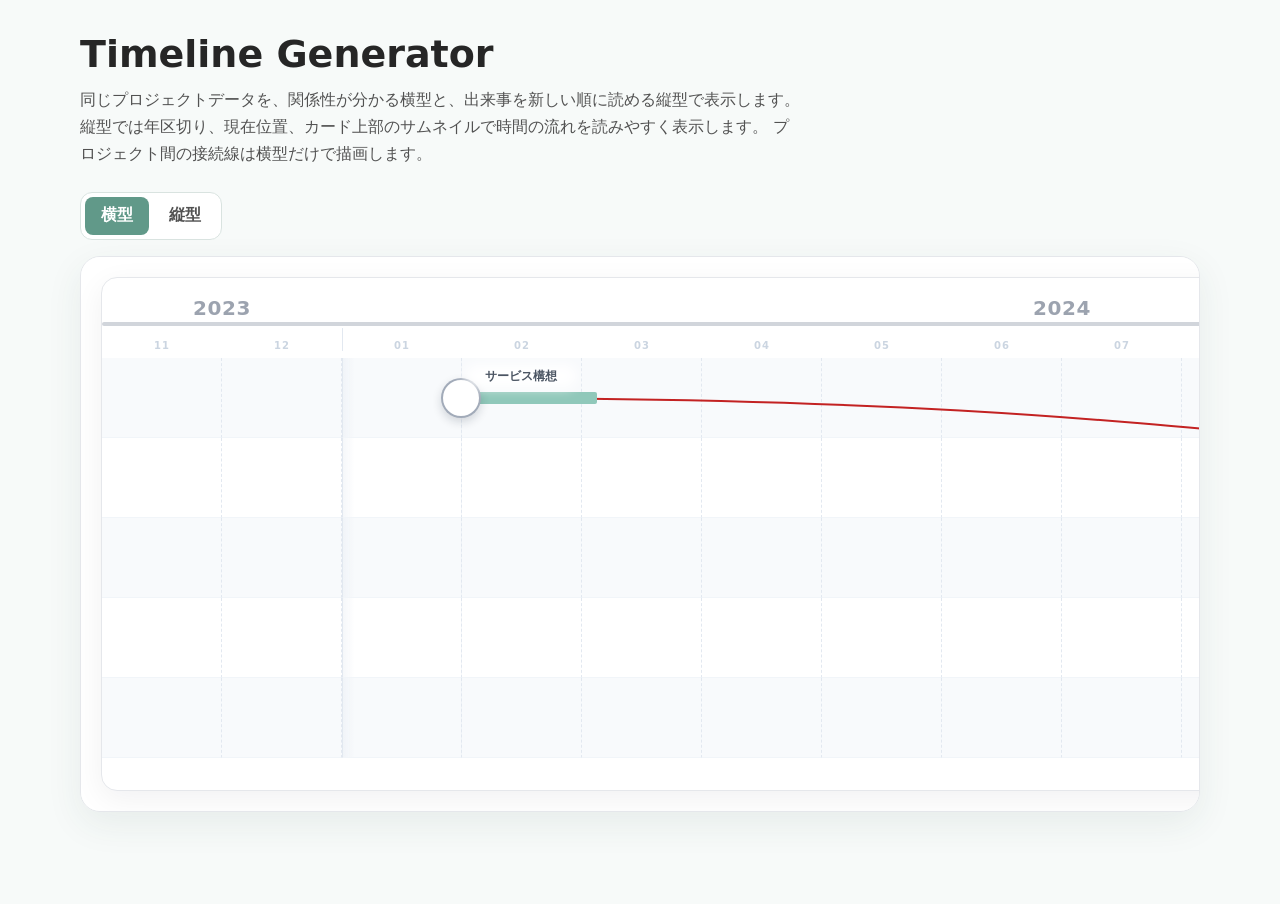
<file: index.html>
<!DOCTYPE html>
<html lang="ja">

<head>
    <meta charset="UTF-8">
    <meta name="viewport" content="width=device-width, initial-scale=1">
    <title>Timeline Generator Demo</title>
    <link rel="stylesheet" href="./css/timeline.css">
    <style>
        * {
            box-sizing: border-box;
        }

        body {
            margin: 0;
            padding: 32px 20px 56px;
            background: #f7faf9;
            color: #262626;
            font-family: system-ui, -apple-system, BlinkMacSystemFont, "Segoe UI", sans-serif;
        }

        .demo {
            width: min(100%, 1120px);
            margin: 0 auto;
        }

        .demo h1 {
            margin: 0;
            font-size: clamp(24px, 4vw, 38px);
        }

        .demo-description {
            max-width: 720px;
            margin: 10px 0 24px;
            color: #525252;
            line-height: 1.7;
        }

        .demo-controls {
            display: inline-flex;
            gap: 4px;
            margin-bottom: 16px;
            padding: 4px;
            border: 1px solid #d9e3e0;
            border-radius: 12px;
            background: #fff;
        }

        .demo-controls button {
            min-height: 38px;
            padding: 8px 16px;
            border: 0;
            border-radius: 8px;
            background: transparent;
            color: #525252;
            font: inherit;
            font-weight: 700;
            cursor: pointer;
        }

        .demo-controls button[aria-pressed="true"] {
            background: #619989;
            color: #fff;
        }

        .demo-controls button:focus-visible {
            outline: 2px solid #619989;
            outline-offset: 2px;
        }

        .demo-viewport {
            overflow-x: auto;
            padding: 20px;
            border: 1px solid #e5e7eb;
            border-radius: 20px;
            background: #fff;
            box-shadow: 0 12px 36px rgba(38, 73, 65, 0.08);
        }

        .demo-feedback {
            min-height: 24px;
            margin: 12px 0 0;
            color: #47786b;
            font-size: 14px;
        }

        @media (max-width: 640px) {
            body {
                padding: 24px 12px 40px;
            }

            .demo-controls {
                display: flex;
            }

            .demo-controls button {
                flex: 1;
            }

            .demo-viewport {
                padding: 12px;
            }
        }
    </style>
</head>

<body>
<main class="demo">
    <h1>Timeline Generator</h1>
    <p class="demo-description">
        同じプロジェクトデータを、関係性が分かる横型と、出来事を新しい順に読める縦型で表示します。
        縦型では年区切り、現在位置、カード上部のサムネイルで時間の流れを読みやすく表示します。
        プロジェクト間の接続線は横型だけで描画します。
    </p>

    <div class="demo-controls" role="group" aria-label="タイムラインのレイアウト">
        <button type="button" data-layout="horizontal" aria-pressed="true">横型</button>
        <button type="button" data-layout="vertical" aria-pressed="false">縦型</button>
    </div>

    <div class="demo-viewport timeline-scroll">
        <div id="timeline-container">
            <div class="timeline-section timeline-years" id="timeline-years"></div>
            <div class="timeline-section timeline-months" id="timeline-months"></div>
            <div class="timeline-section timeline-grid" id="timeline-grid"></div>
        </div>
    </div>
    <p id="demo-feedback" class="demo-feedback" aria-live="polite"></p>
</main>

<script src="timeline.js"></script>
<script>
    const projects = [
        {
            id: "p1",
            name: "サービス構想",
            title: "最初のアイデアをまとめる",
            start: "2024-02",
            end: "2024-02",
            eventAt: "2024-02-15 10:00",
            lane: 1,
            color: "#90c8ba",
            description: "利用者が活動の流れとプロジェクト同士の関係を一つの画面で理解できるサービスを構想しました。"
        },
        {
            id: "p2",
            name: "プロトタイプ",
            title: "横型タイムラインを公開",
            start: "2025-04",
            end: "2025-04",
            eventAt: "2025-04-10 09:30",
            lane: 2,
            color: "#e4a0a5",
            backgroundImage: "/timeline-horizontal.png",
            description: "イベント間のつながりを矢印で確認できる横型タイムラインを実装しました。"
        },
        {
            id: "p3",
            name: "表示機能",
            title: "長い出来事の説明も省略せずに読める縦型タイムラインを追加",
            start: "2026-07",
            end: "2026-07",
            eventAt: "2026-07-28 14:00",
            lane: 1,
            color: "#64a294",
            description: "出来事を新しい順に読み進められる縦型表示を追加しました。縦型ではイベント同士を接続せず、一本の時間軸に沿ってカードを並べます。長いタイトルと説明も省略せずに折り返し、利用者が情報を失わず読み進められる表示にしています。"
        },
        {
            id: "p4",
            name: "同時公開",
            title: "同じ日時のイベント",
            start: "2026-07",
            end: "2026-07",
            eventAt: "2026-07-28 14:00",
            lane: 3,
            color: "#d8b26e",
            description: "同じ日時の場合は、入力したプロジェクトの順序を維持します。"
        }
    ];

    const timeline = new TimelineGenerator({
        targetId: "timeline-container",
        startDate: "2024-01",
        endDate: "2026-12",
        scale: "month",
        projects,
        links: [
            { from: "p1", to: "p2" },
            { from: "p2", to: "p3" },
            { from: "p2", to: "p4" }
        ],
        onProjectClick: ({ project }) => {
            document.getElementById("demo-feedback").textContent =
                `選択したイベント: ${project.title || project.name}`;
        }
    });
    timeline.render();

    const layoutButtons = document.querySelectorAll("[data-layout]");
    layoutButtons.forEach((button) => {
        button.addEventListener("click", () => {
            const layout = button.dataset.layout;
            timeline.setLayout(layout);
            layoutButtons.forEach((candidate) => {
                candidate.setAttribute(
                    "aria-pressed",
                    candidate.dataset.layout === layout ? "true" : "false"
                );
            });
            document.querySelector(".demo-viewport").style.overflowX =
                layout === "horizontal" ? "auto" : "visible";
            document.getElementById("demo-feedback").textContent =
                `${layout === "horizontal" ? "横型" : "縦型"}へ切り替えました。`;
        });
    });
</script>
</body>

</html>
</file>
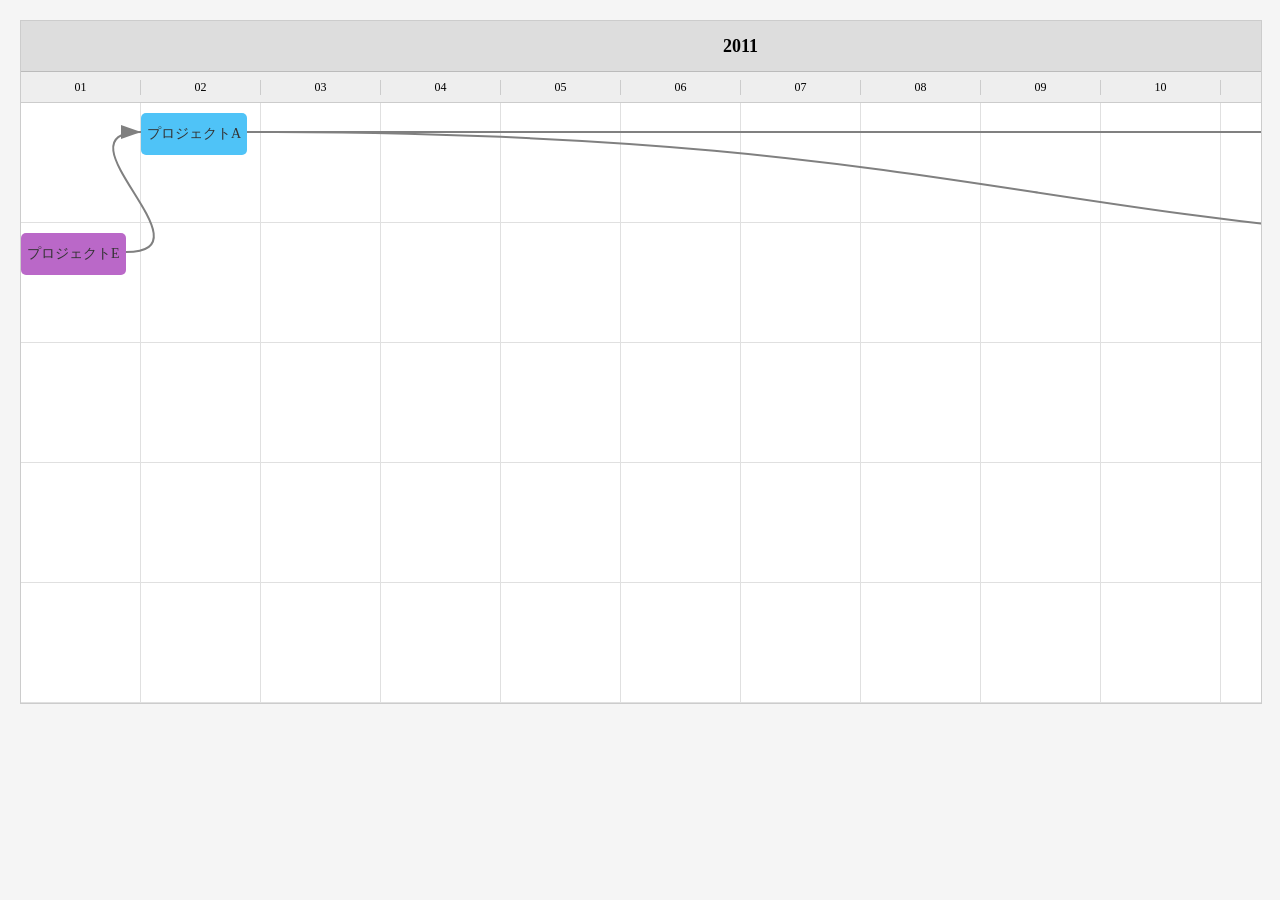
<file: docs/index.html>
<!DOCTYPE html>
<html lang="ja">

<head>
    <meta charset="UTF-8">
    <title>Timeline Generator</title>
    <link rel="stylesheet" href="./css/timeline.css">
</head>

<body>

    <div id="timeline-container">
        <div class="timeline-section timeline-years" id="timeline-years"></div>
        <div class="timeline-section timeline-months" id="timeline-months"></div>
        <div class="timeline-section timeline-grid" id="timeline-grid"></div>
    </div>

    <script src="timeline.js"></script>
    <script>
        const timeline = new TimelineGenerator({
            targetId: "timeline-container",
            startDate: "2011-01",
            endDate: "2013-12",
            scale: "month",
            projects: [
                { id: "p1", name: "プロジェクトA", start: "2011-02", end: "2011-03", lane: 1, color: "#4fc3f7" },
                { id: "p2", name: "プロジェクトB", start: "2012-04", end: "2012-05", lane: 2, color: "#81c784" },
                { id: "p3", name: "プロジェクトC", start: "2012-08", end: "2012-09", lane: 1, color: "#ffb74d" },
                { id: "p4", name: "プロジェクトD", start: "2013-05", end: "2013-04", lane: 3, color: "#ba68c8" },
                { id: "p5", name: "プロジェクトE", start: "2011-01", end: "2011-02", lane: 2, color: "#ba68c8" }
            ],
            links: [
                { from: "p1", to: "p2" },
                { from: "p2", to: "p3" },
                { from: "p3", to: "p4" },
                { from: "p1", to: "p3" },
                { from: "p5", to: "p1" },
                 // 複数分岐も可能
            ]
        });
        timeline.render();
    </script>

</body>

</html>
</file>
<file: css/timeline.css>
#timeline-container {
    --timeline-bg: #f8fafc;
    --timeline-surface: #ffffff;
    --timeline-text: #172033;
    --timeline-text-muted: #64748b;
    --timeline-border: #dbe3ec;
    --timeline-axis: #a8b3c2;
    --timeline-accent: #2563eb;
    --timeline-focus: #1d4ed8;
    border: 1px solid #e5e7eb;
    border-radius: 16px;
    box-shadow: 0 8px 30px rgba(15, 23, 42, 0.06);
    background: #ffffff;
    position: relative;
    width: max-content;
    overflow: visible;
    padding-bottom: 32px;
}

#timeline-container.timeline-container-vertical {
    width: 100%;
    padding: 8px 0 24px;
    border: 0;
    box-shadow: none;
}

.timeline-vertical {
    position: relative;
    width: min(100%, 1080px);
    margin: 0 auto;
    padding: 4px 0 28px;
}

.timeline-vertical::before {
    position: absolute;
    top: 12px;
    bottom: 16px;
    left: 50%;
    width: 1px;
    background: var(--timeline-axis);
    content: "";
}

.timeline-vertical-item {
    --timeline-event-accent: var(--timeline-axis);
    position: relative;
    display: grid;
    grid-template-columns: minmax(0, 1fr) 56px minmax(0, 1fr);
    align-items: start;
    margin-bottom: 34px;
}

.timeline-vertical-item::after {
    position: absolute;
    z-index: 0;
    top: 22px;
    left: 50%;
    width: 28px;
    border-top: 1px solid var(--timeline-axis);
    content: "";
}

.timeline-vertical-item-left::after {
    right: 50%;
    left: auto;
}

.timeline-vertical-chapter {
    position: relative;
    z-index: 2;
    display: flex;
    align-items: center;
    gap: 18px;
    margin: 22px 0 28px;
}

.timeline-vertical-chapter::after {
    height: 1px;
    flex: 1;
    background: var(--timeline-border);
    content: "";
}

.timeline-vertical-chapter:first-child {
    margin-top: 0;
}

.timeline-vertical-chapter span {
    min-width: 0;
    padding: 0;
    color: var(--timeline-text);
    font-size: 28px;
    font-weight: 800;
    letter-spacing: -.02em;
}

.timeline-vertical-date {
    grid-column: 1;
    grid-row: 1;
    padding: 13px 18px 0;
    color: var(--timeline-text-muted);
    font-size: 12px;
    line-height: 1.45;
    text-align: right;
}

.timeline-vertical-date strong {
    display: block;
    color: var(--timeline-text);
    font-size: 14px;
}

.timeline-vertical-marker {
    grid-column: 2;
    grid-row: 1;
    position: relative;
    z-index: 1;
    width: 10px;
    height: 10px;
    margin: 18px auto 0;
    border: 2px solid #fff;
    border-radius: 999px;
    background: #fff;
    box-shadow: 0 0 0 2px var(--timeline-event-accent);
}

.timeline-vertical-card {
    grid-column: 3;
    display: block;
    width: 100%;
    min-width: 0;
    padding: 0;
    overflow: hidden;
    border: 1px solid var(--timeline-border);
    border-radius: 6px;
    background: var(--timeline-surface);
    color: inherit;
    font: inherit;
    text-align: left;
    text-decoration: none;
    box-shadow: none;
    transition: border-color 160ms ease, background-color 160ms ease;
}

.timeline-vertical-card-has-image {
    display: block;
}

.timeline-vertical-content {
    min-width: 0;
}

.timeline-vertical-item-left .timeline-vertical-card {
    grid-column: 1;
    grid-row: 1;
}

.timeline-vertical-item-left .timeline-vertical-date {
    grid-column: 3;
    text-align: left;
}

.timeline-vertical-card:hover {
    border-color: var(--timeline-axis);
    background: color-mix(in srgb, var(--timeline-surface) 94%, var(--timeline-accent));
}

.timeline-vertical-card:focus-within {
    outline: 2px solid var(--timeline-focus);
    outline-offset: 2px;
}

.timeline-vertical-card-action {
    display: block;
    width: 100%;
    padding: 0;
    color: inherit;
    text-align: left;
}

.timeline-vertical-image {
    display: block;
    width: 100%;
    height: auto;
    aspect-ratio: 4 / 3;
    object-fit: cover;
    background: var(--timeline-bg);
}

.timeline-vertical-heading {
    padding: 22px 26px 0;
}

.timeline-vertical-body {
    padding: 0 26px 22px;
}

.timeline-vertical-card-date {
    display: flex;
    align-items: center;
    gap: 9px;
    margin: 0 0 8px;
    color: var(--timeline-text-muted);
    font-size: 12px;
    font-weight: 700;
    letter-spacing: .04em;
}

.timeline-vertical-card-date-arrow {
    width: 0;
    height: 0;
    border-top: 4px solid transparent;
    border-bottom: 4px solid transparent;
    border-left: 6px solid var(--timeline-event-accent);
}

.timeline-vertical-title {
    margin: 0;
    color: var(--timeline-text);
    font-size: 16px;
    font-weight: 700;
    line-height: 1.5;
}

.timeline-vertical-description {
    margin: 18px 0 0;
    padding: 0;
    color: var(--timeline-text);
    font-size: 14px;
    line-height: 2;
}

.timeline-vertical-footer {
    display: flex;
    justify-content: space-between;
    gap: 16px;
    justify-content: flex-start;
    align-items: center;
    margin-top: 24px;
    padding-top: 18px;
    border-top: 1px solid var(--timeline-border);
    color: var(--timeline-text-muted);
    font-size: 12px;
}

.timeline-vertical-footer-name {
    font-weight: 700;
}

.timeline-vertical-footer-action {
    display: inline-flex;
    align-items: center;
    min-height: 32px;
    padding: 5px 13px;
    border: 1px solid var(--timeline-event-accent);
    border-radius: 999px;
    background: #fff;
    color: var(--timeline-text);
    font: inherit;
    font-weight: 700;
    letter-spacing: .03em;
    text-decoration: none;
    cursor: pointer;
}

.timeline-vertical-footer-action:hover {
    background: color-mix(in srgb, var(--timeline-event-accent) 9%, white);
}

.timeline-vertical-footer-action:focus-visible {
    outline: 2px solid var(--timeline-focus);
    outline-offset: 3px;
}

.timeline-vertical-now {
    position: relative;
    z-index: 2;
    display: grid;
    grid-template-columns: 1fr auto 1fr;
    align-items: center;
    gap: 10px;
    margin: 8px 0 30px;
}

.timeline-vertical-now::before,
.timeline-vertical-now::after {
    height: 1px;
    background: color-mix(in srgb, var(--timeline-accent) 45%, transparent);
    content: "";
}

.timeline-vertical-now-line {
    position: absolute;
    top: 50%;
    left: 50%;
    width: 10px;
    height: 10px;
    border: 2px solid var(--timeline-surface);
    border-radius: 50%;
    background: var(--timeline-accent);
    box-shadow: 0 0 0 2px var(--timeline-accent);
    transform: translate(-50%, -50%);
}

.timeline-vertical-now-label {
    position: relative;
    min-width: 48px;
    padding: 3px 8px;
    border-radius: 999px;
    background: var(--timeline-accent);
    color: #ffffff;
    font-size: 11px;
    font-weight: 800;
    letter-spacing: .08em;
    text-align: center;
}

@media (max-width: 640px) {
    .timeline-vertical {
        padding-left: 2px;
    }

    .timeline-vertical::before {
        left: 9px;
    }

    .timeline-vertical-item {
        grid-template-columns: 18px minmax(0, 1fr);
        gap: 10px;
        margin-bottom: 18px;
    }

    .timeline-vertical-item::after,
    .timeline-vertical-item-left::after {
        top: 8px;
        right: auto;
        left: 9px;
        width: 19px;
    }

    .timeline-vertical-chapter {
        margin: 18px 0 20px;
    }

    .timeline-vertical-chapter span {
        font-size: 22px;
    }

    .timeline-vertical-date {
        grid-column: 2;
        grid-row: 1;
        padding: 0 0 2px;
        text-align: left;
    }

    .timeline-vertical-item-left .timeline-vertical-date {
        grid-column: 2;
        grid-row: 1;
        text-align: left;
    }

    .timeline-vertical-date strong {
        display: inline;
        margin-right: 6px;
    }

    .timeline-vertical-marker {
        grid-column: 1;
        grid-row: 1 / span 2;
        width: 9px;
        height: 9px;
        margin-top: 4px;
    }

    .timeline-vertical-card {
        grid-column: 2;
        grid-row: 2;
        border-radius: 6px;
    }

    .timeline-vertical-image {
        width: 100%;
        height: auto;
    }

    .timeline-vertical-item-left .timeline-vertical-card {
        grid-column: 2;
        grid-row: 2;
    }

    .timeline-vertical-heading {
        padding: 18px 16px 0;
    }

    .timeline-vertical-body {
        padding: 0 16px 17px;
    }

    .timeline-vertical-description {
        margin-top: 17px;
        padding: 0;
        font-size: 13px;
        line-height: 1.85;
    }

    .timeline-vertical-footer {
        flex-wrap: wrap;
        margin-top: 19px;
    }

    .timeline-vertical-now {
        grid-template-columns: 18px auto 1fr;
        gap: 10px;
        margin: 6px 0 22px;
    }

    .timeline-vertical-now::before {
        background: transparent;
    }

    .timeline-vertical-now-line {
        left: 9px;
    }
}

#timeline-container .timeline-section {
    display: grid;
    width: max-content;
}

#timeline-container .timeline-years {
    position: relative;
    height: 56px;
    background: transparent;
    color: #9ca3af;
    font-weight: 700;
    letter-spacing: 0.6px;
    border-bottom: none;
    align-items: end;
    padding-bottom: 14px;
}

#timeline-container .timeline-years::after {
    content: "";
    position: absolute;
    left: 0;
    right: 0;
    bottom: 8px;
    height: 4px;
    border-radius: 9999px;
    background: #d1d5db;
}

#timeline-container .timeline-years .year-cell {
    position: relative;
    font-size: 20px;
    color: inherit;
    display: flex;
    align-items: flex-end;
    justify-content: center;
}

#timeline-container .timeline-years .year-cell::after {
    display: none;
}

#timeline-container .timeline-years .year-cell.year-cell-current {
    color: #4b5563;
}

#timeline-container .timeline-years .year-cell.year-cell-current::after {
    border-color: #d97745;
}

#timeline-container .timeline-months {
    height: 24px;
    background: transparent;
    border-bottom: none;
    color: #cbd5e1;
    font-size: 10px;
    font-weight: 600;
    text-transform: uppercase;
    letter-spacing: 1px;
    align-items: center;
}

#timeline-container .timeline-months .month-cell {
    position: relative;
    display: flex;
    align-items: center;
    justify-content: center;
    min-width: 0;
    text-align: center;
}

#timeline-container .timeline-months .month-cell.timeline-year-boundary::before {
    position: absolute;
    top: -12px;
    bottom: 0;
    left: 0;
    width: 1px;
    background: #e2e8f0;
    content: "";
}

#timeline-container .timeline-grid .grid-cell.timeline-year-boundary {
    border-left: 1px solid #e2e8f0;
    background: linear-gradient(
        90deg,
        rgba(226, 232, 240, 0.32) 0,
        transparent 12px
    );
}

#timeline-container .timeline-grid {
    display: grid;
    grid-auto-rows: 80px;
    position: relative;
    background: repeating-linear-gradient(
        to bottom,
        #f8fafc 0,
        #f8fafc 80px,
        #ffffff 80px,
        #ffffff 160px
    );
}

#timeline-container .timeline-grid .grid-cell {
    border-right: 1px dashed #e2e8f0;
    border-bottom: 1px solid #f1f5f9;
}

#timeline-container .timeline-grid .project-box {
    position: absolute;
    height: 12px;
    line-height: 12px;
    padding: 0 10px;
    top: 34px;
    border-radius: 2px;
    background: #cbd5e1;
    color: #1f2937;
    font-size: 12px;
    font-weight: 600;
    box-shadow: none;
    border: none;
    transition: transform 0.15s ease;
    overflow: visible;
    z-index: 2;
    width: 120px;
    margin-left: 15px;
    text-decoration: none;
    color: inherit;
}

#timeline-container .timeline-grid .project-box.project-box-clickable {
    cursor: pointer;
}

#timeline-container .timeline-grid .project-box:hover {
    transform: translateY(-1px);
}

#timeline-container .timeline-grid .project-box .project-icon {
    position: absolute;
    left: -36px;
    top: 50%;
    width: 40px;
    height: 40px;
    border-radius: 9999px;
    background: #ffffff;
    border: 2px solid rgba(100, 116, 139, 0.6);
    transform: translateY(-50%);
    box-shadow: 0 4px 10px rgba(15, 23, 42, 0.16);
    background-size: cover;
    background-position: center;
    z-index: 2;
}

#timeline-container .timeline-grid .project-box .project-icon.project-icon-has-image {
    border-color: rgba(255, 255, 255, 0.9);
}

#timeline-container .timeline-grid .project-box .project-label {
    position: absolute;
    left: 0;
    top: -24px;
    display: inline-flex;
    align-items: center;
    font-size: 12px;
    font-weight: 600;
    color: #4b5563;
    white-space: nowrap;
    padding: 2px 8px;
    z-index: 3;
    isolation: isolate;
}

#timeline-container .timeline-grid .project-box .project-label::before {
    content: '';
    position: absolute;
    inset: -4px -12px;
    background: rgba(255, 255, 255, 0.92);
    filter: blur(6px);
    border-radius: 999px;
    z-index: -1;
}

body {
    padding: 0;
}

.timeline-scroll {
    cursor: grab;
}

.timeline-scroll.is-dragging {
    cursor: grabbing;
    user-select: none;
}

.timeline-scroll.is-dragging * {
    user-select: none;
}

.timeline-chip {
    display: inline-flex;
    align-items: center;
    gap: 6px;
    padding: 4px 10px;
    border-radius: 9999px;
    border: 1px solid #d1e5db;
    background: #f4f9f7;
    color: #256e5b;
    font-weight: 600;
}

.timeline-chip-muted {
    border-color: #e5e7eb;
    background: #f8fafc;
    color: #4b5563;
}

.timeline-today-marker {
    position: absolute;
    top: 0;
    display: flex;
    flex-direction: column;
    align-items: center;
    pointer-events: none;
    z-index: 5;
}

.timeline-today-line {
    width: 1px;
    background: color-mix(in srgb, var(--timeline-accent) 45%, transparent);
    border-radius: 9999px;
}

.timeline-today-badge {
    margin-top: 6px;
    padding: 4px 8px;
    border-radius: 9999px;
    background: var(--timeline-accent);
    color: #ffffff;
    font-size: 11px;
    font-weight: 700;
    box-shadow: none;
}
</file>
<file: docs/css/timeline.css>
body {
  margin: 0;
  padding: 20px;
  background: #f5f5f5;
}

#timeline-container {
  position: relative;
  width: 100%;
  background: #ffffff;
  border: 1px solid #ccc;
  overflow-x: auto;
}
#timeline-container .timeline-section {
  display: grid;
  width: -moz-max-content;
  width: max-content;
}
#timeline-container .timeline-years {
  height: 50px;
  background: #ddd;
  border-bottom: 1px solid #bbb;
  display: grid;
  align-items: center;
}
#timeline-container .timeline-years .year-cell {
  font-weight: bold;
  font-size: 18px;
  text-align: center;
  border-right: 1px solid #bbb;
}
#timeline-container .timeline-months {
  height: 30px;
  background: #eee;
  border-bottom: 1px solid #ccc;
  display: grid;
  align-items: center;
}
#timeline-container .timeline-months .month-cell {
  font-size: 12px;
  text-align: center;
  border-right: 1px solid #ccc;
}
#timeline-container .timeline-grid {
  display: grid;
  grid-auto-rows: 120px;
  position: relative;
}
#timeline-container .timeline-grid .grid-cell {
  border-right: 1px solid #e0e0e0;
  border-bottom: 1px solid #e0e0e0;
}
#timeline-container .timeline-grid .project-box {
  position: absolute;
  padding: 6px;
  font-size: 14px;
  color: #333;
  background: #90caf9;
  border-radius: 5px;
  text-align: center;
  white-space: nowrap;
  overflow: hidden;
  text-overflow: ellipsis;
  height: 30px;
  line-height: 30px;
  top: 10px;
}/*# sourceMappingURL=timeline.css.map */
</file>
